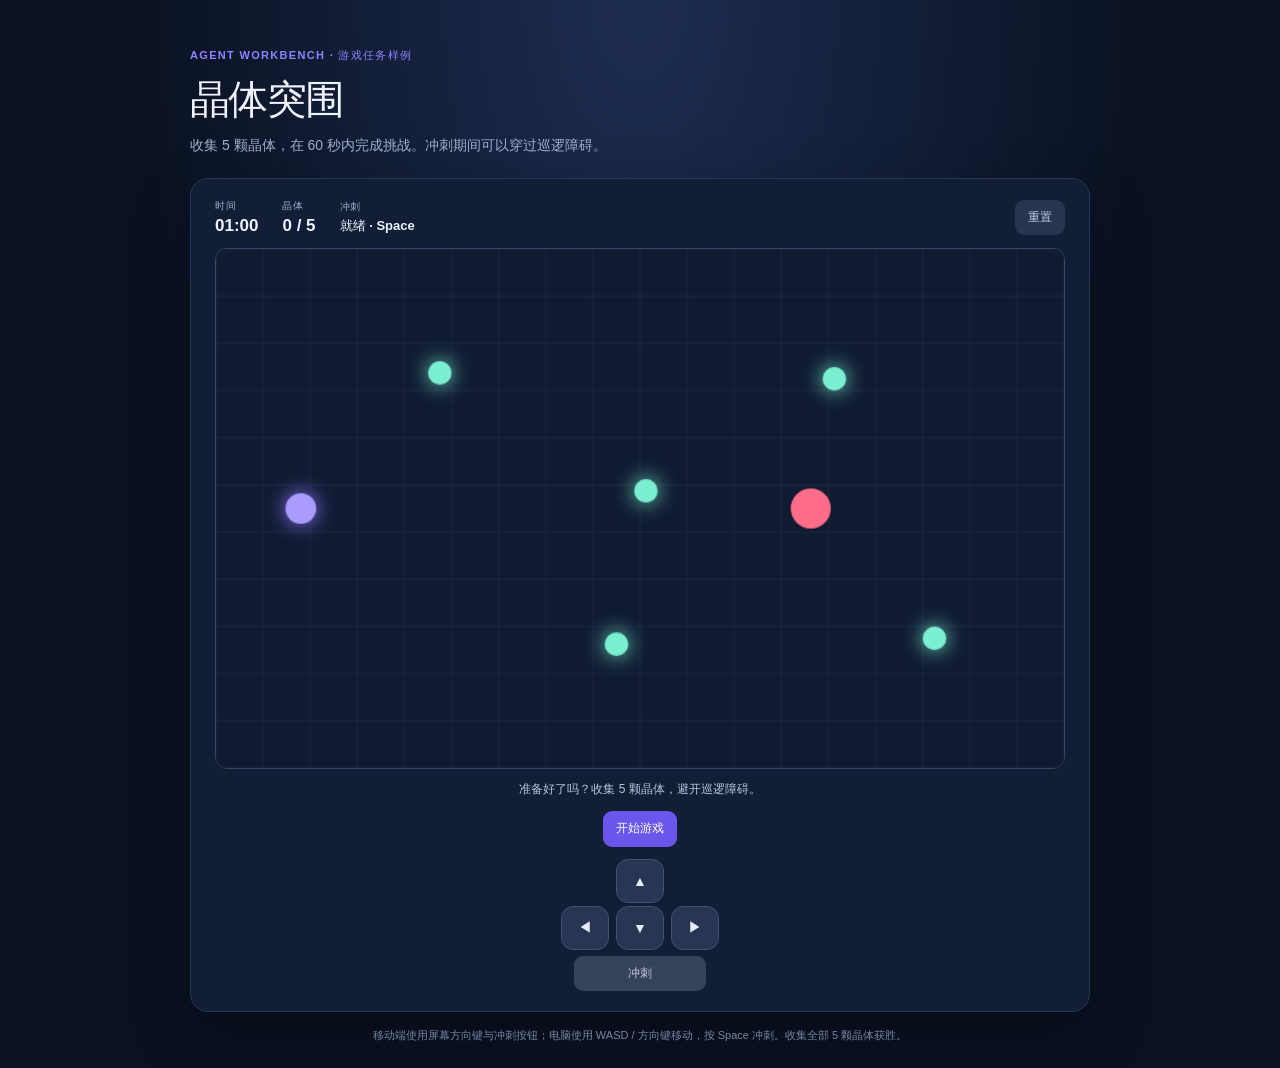
<file: portfolio-demo/dodge-game/index.html>
<!doctype html>
<html lang="zh-CN">
<head>
  <meta charset="utf-8">
  <meta name="viewport" content="width=device-width, initial-scale=1, viewport-fit=cover">
  <meta name="theme-color" content="#101b32">
  <title>晶体突围 · Agent Workbench 演示</title>
  <link rel="stylesheet" href="./style.css">
  <script type="module" src="./src/app.js"></script>
</head>
<body>
  <main class="page">
    <header class="intro">
      <p class="eyebrow">Agent Workbench · 游戏任务样例</p>
      <h1>晶体突围</h1>
      <p>收集 5 颗晶体，在 60 秒内完成挑战。冲刺期间可以穿过巡逻障碍。</p>
    </header>

    <section class="game-card" aria-label="晶体突围游戏">
      <div class="hud">
        <div><span>时间</span><strong id="time-left">01:00</strong></div>
        <div><span>晶体</span><strong id="crystal-count">0 / 5</strong></div>
        <div><span>冲刺</span><strong id="dash-status">就绪 · Space</strong></div>
        <button id="reset-button" class="button button-quiet" type="button">重置</button>
      </div>
      <canvas id="game-canvas" width="720" height="440" aria-label="游戏区域"></canvas>
      <p id="game-status" class="game-status" aria-live="polite"></p>
      <div class="game-actions">
        <button id="start-button" class="button button-primary" type="button">开始游戏</button>
      </div>
      <div class="touch-controls" aria-label="触屏方向控制">
        <span></span><button type="button" data-direction="up" aria-label="向上">▲</button><span></span>
        <button type="button" data-direction="left" aria-label="向左">◀</button>
        <button type="button" data-direction="down" aria-label="向下">▼</button>
        <button type="button" data-direction="right" aria-label="向右">▶</button>
      </div>
      <div class="dash-controls"><button id="dash-button" class="button button-dash" type="button" aria-label="冲刺">冲刺</button></div>
    </section>
    <footer>移动端使用屏幕方向键与冲刺按钮；电脑使用 WASD / 方向键移动，按 Space 冲刺。收集全部 5 颗晶体获胜。</footer>
  </main>
</body>
</html>
</file>
<file: portfolio-demo/dodge-game/style.css>
:root{font-family:Inter,-apple-system,BlinkMacSystemFont,"Segoe UI","Microsoft YaHei",sans-serif;color:#eef2ff;background:#0a1222;font-synthesis:none;text-rendering:optimizeLegibility}*{box-sizing:border-box}body{margin:0;min-height:100vh;background:radial-gradient(ellipse at 50% 0%,#1d2d52 0,transparent 55%),#0a1222}.page{width:min(100% - 28px,900px);margin:0 auto;padding:32px 0 24px}.intro{margin-bottom:22px}.eyebrow{color:#8f82ff;font-size:11px;font-weight:750;letter-spacing:.12em;text-transform:uppercase;margin:0 0 9px}.intro h1{font-size:clamp(26px,5vw,40px);margin:0 0 7px;letter-spacing:-.04em}.intro p:last-child{color:#9faecc;line-height:1.6;font-size:14px;margin:0}.game-card{background:#121e35;border:1px solid #273655;border-radius:18px;padding:16px;box-shadow:0 24px 60px #0005}.hud{display:flex;align-items:center;gap:24px;margin-bottom:12px}.hud div{display:flex;flex-direction:column;gap:3px}.hud span{font-size:10px;color:#9faecc;text-transform:uppercase;letter-spacing:.08em}.hud strong{font-size:17px;font-variant-numeric:tabular-nums}.hud .button{margin-left:auto}.button{border:0;border-radius:9px;padding:9px 13px;font:inherit;font-size:12px;font-weight:700;cursor:pointer}.button-primary{color:#fff;background:#6b56eb}.button-primary:hover{background:#806dff}.button-quiet{color:#c5cce0;background:#273550}.button-quiet:hover{background:#344565}canvas{display:block;width:100%;height:auto;border:1px solid #344565;border-radius:12px;touch-action:none}.game-status{min-height:22px;color:#b8c4df;font-size:12px;text-align:center;margin:12px 0 8px}.game-actions{display:flex;justify-content:center;min-height:36px}.touch-controls{display:grid;grid-template-columns:repeat(3,54px);grid-template-rows:repeat(2,48px);justify-content:center;gap:7px;margin-top:12px;touch-action:none}.touch-controls button{border:1px solid #405174;border-radius:12px;background:#263653;color:#e8eaff;font-size:17px;font-weight:700;touch-action:none;user-select:none}.touch-controls button:active{background:#6754df}.touch-controls span{visibility:hidden}footer{font-size:11px;line-height:1.6;color:#7686a6;text-align:center;margin:15px 8px 0}@media(min-width:700px){.page{padding-top:48px}.game-card{padding:20px 24px}.touch-controls{grid-template-columns:repeat(3,48px);grid-template-rows:repeat(2,40px)}.touch-controls button{font-size:14px}}@media(max-width:420px){.page{width:min(100% - 18px,900px);padding-top:22px}.game-card{padding:10px;border-radius:14px}.hud{gap:15px}canvas{border-radius:9px}.touch-controls{grid-template-columns:repeat(3,50px);grid-template-rows:repeat(2,44px)}}
.dash-controls{display:flex;justify-content:center;margin-top:10px}.button-dash{min-width:132px;color:#0c2030;background:#7bf0d1}.button-dash:hover{background:#9af8df}.button-dash:disabled{color:#c0c8d8;background:#35435b}.hud #dash-status{font-size:13px}.touch-controls button{min-width:44px;min-height:44px}@media(max-width:420px){.hud{gap:8px}.hud #dash-status{font-size:11px}.hud strong{font-size:14px}.hud .button{padding:8px}}
</file>
